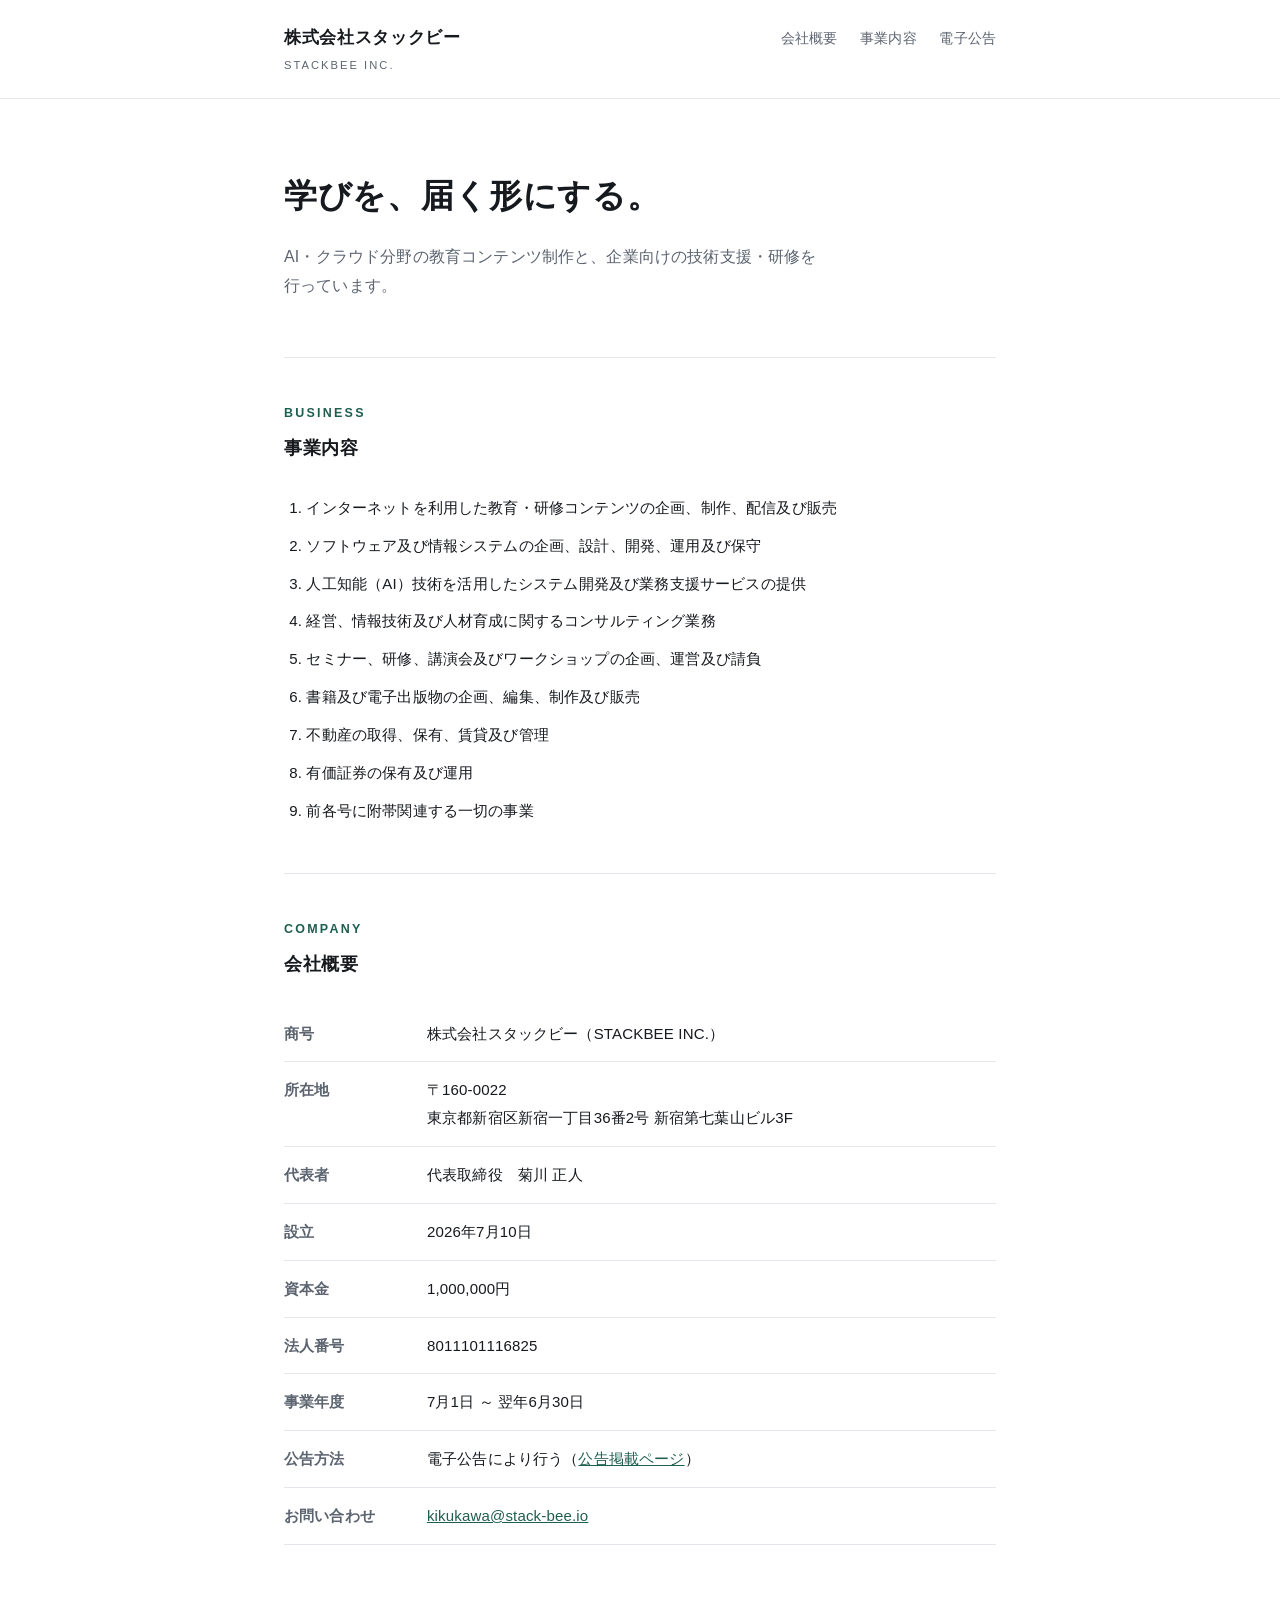
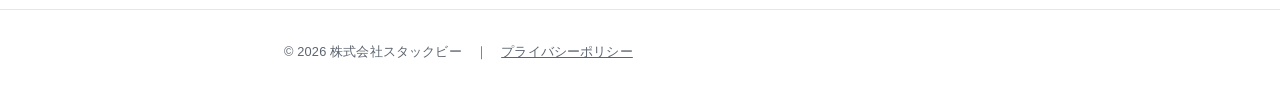
<file: index.html>
<!DOCTYPE html>
<html lang="ja">
<head>
<!-- Google tag (gtag.js) -->
<script async src="https://www.googletagmanager.com/gtag/js?id=G-9G8NY8YDXZ"></script>
<script>
  window.dataLayer = window.dataLayer || [];
  function gtag(){dataLayer.push(arguments);}
  gtag('js', new Date());

  gtag('config', 'G-9G8NY8YDXZ');
</script>
<meta charset="utf-8">
<meta name="viewport" content="width=device-width, initial-scale=1">
<title>株式会社スタックビー</title>
<meta name="description" content="株式会社スタックビーは、AI・クラウド分野の教育コンテンツ制作と、企業向けの技術支援・研修を行っています。">
<link rel="stylesheet" href="/assets/style.css">
<link rel="icon" href="data:image/svg+xml,<svg xmlns=%22http://www.w3.org/2000/svg%22 viewBox=%220 0 100 100%22><text y=%22.9em%22 font-size=%2290%22>🐝</text></svg>">
</head>
<body>

<header>
  <div class="wrap head-inner">
    <a class="brand" href="/">株式会社スタックビー<span>STACKBEE INC.</span></a>
    <nav>
      <a href="#about">会社概要</a>
      <a href="#business">事業内容</a>
      <a href="/koukoku/">電子公告</a>
    </nav>
  </div>
</header>

<main>
  <div class="wrap">

    <div class="hero">
      <h1>学びを、届く形にする。</h1>
      <p>AI・クラウド分野の教育コンテンツ制作と、企業向けの技術支援・研修を行っています。</p>
    </div>

    <section id="business">
      <h2>Business<span class="ja">事業内容</span></h2>
      <ol class="biz">
        <li>インターネットを利用した教育・研修コンテンツの企画、制作、配信及び販売</li>
        <li>ソフトウェア及び情報システムの企画、設計、開発、運用及び保守</li>
        <li>人工知能（AI）技術を活用したシステム開発及び業務支援サービスの提供</li>
        <li>経営、情報技術及び人材育成に関するコンサルティング業務</li>
        <li>セミナー、研修、講演会及びワークショップの企画、運営及び請負</li>
        <li>書籍及び電子出版物の企画、編集、制作及び販売</li>
        <li>不動産の取得、保有、賃貸及び管理</li>
        <li>有価証券の保有及び運用</li>
        <li>前各号に附帯関連する一切の事業</li>
      </ol>
    </section>

    <section id="about">
      <h2>Company<span class="ja">会社概要</span></h2>
      <table class="info">
        <tbody>
          <tr><th>商号</th><td>株式会社スタックビー（STACKBEE INC.）</td></tr>
          <tr><th>所在地</th><td>〒160-0022<br>東京都新宿区新宿一丁目36番2号 新宿第七葉山ビル3F</td></tr>
          <tr><th>代表者</th><td>代表取締役　菊川 正人</td></tr>
          <tr><th>設立</th><td>2026年7月10日</td></tr>
          <tr><th>資本金</th><td>1,000,000円</td></tr>
          <tr><th>法人番号</th><td>8011101116825</td></tr>
          <tr><th>事業年度</th><td>7月1日 ～ 翌年6月30日</td></tr>
          <tr><th>公告方法</th><td>電子公告により行う（<a href="/koukoku/">公告掲載ページ</a>）</td></tr>
          <tr><th>お問い合わせ</th><td><a href="mailto:kikukawa@stack-bee.io">kikukawa@stack-bee.io</a></td></tr>
        </tbody>
      </table>
    </section>

  </div>
</main>

<footer>
  <div class="wrap">
    <p>&copy; 2026 株式会社スタックビー　｜　<a href="/privacy/">プライバシーポリシー</a></p>
  </div>
</footer>

</body>
</html>
</file>
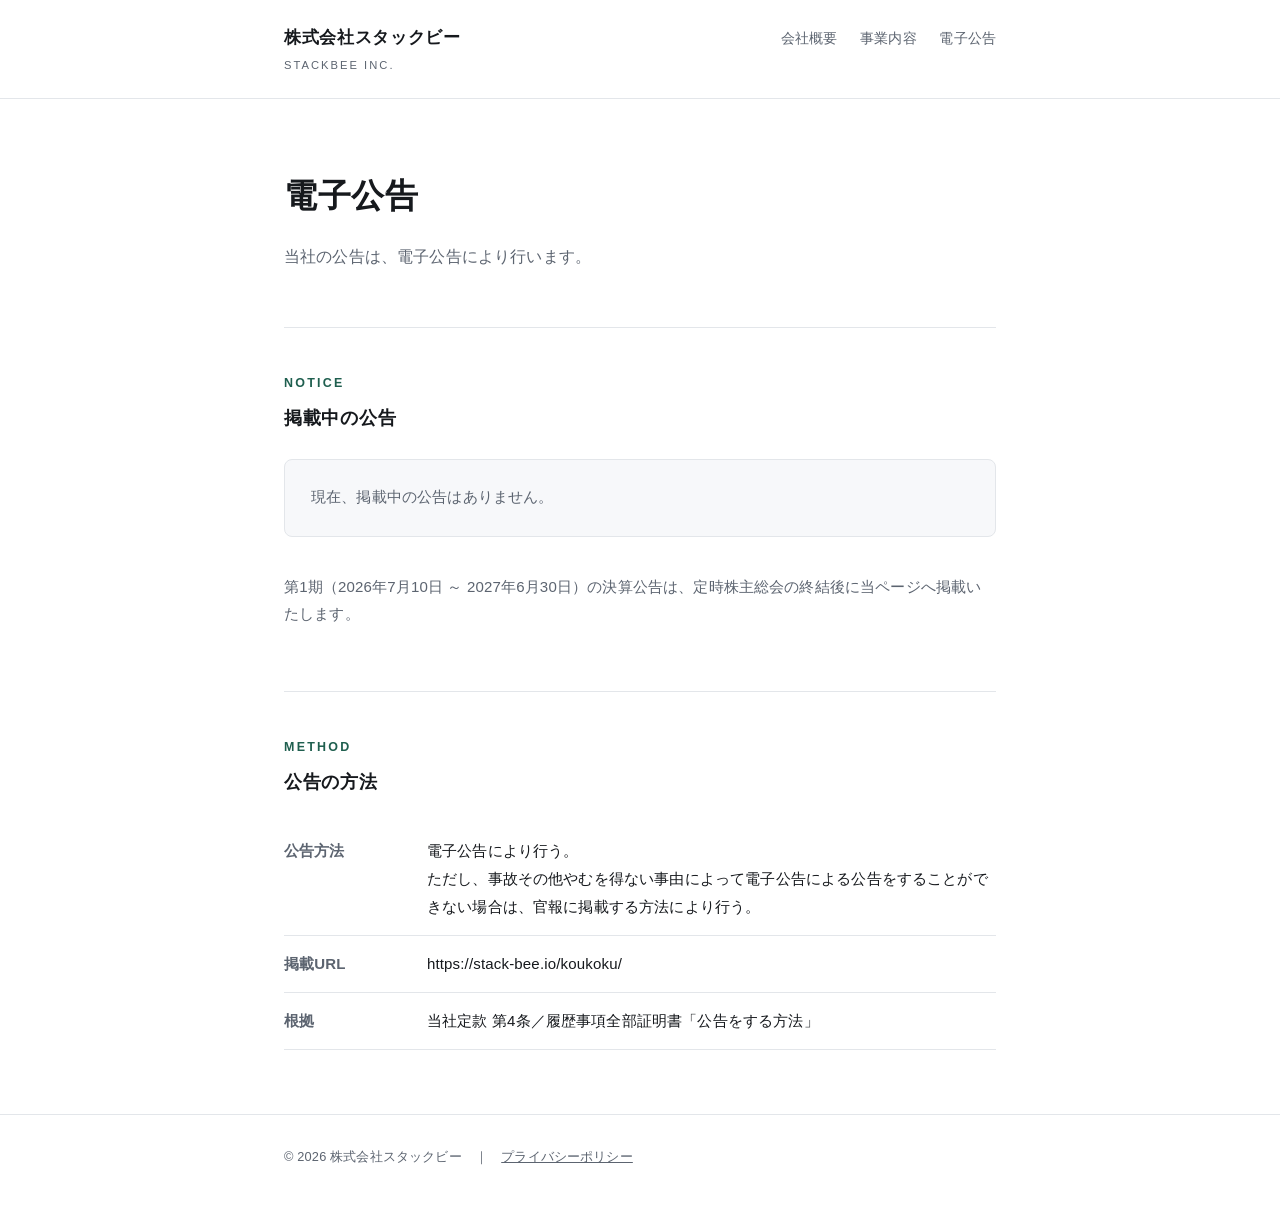
<file: koukoku/index.html>
<!DOCTYPE html>
<html lang="ja">
<head>
<!-- Google tag (gtag.js) -->
<script async src="https://www.googletagmanager.com/gtag/js?id=G-9G8NY8YDXZ"></script>
<script>
  window.dataLayer = window.dataLayer || [];
  function gtag(){dataLayer.push(arguments);}
  gtag('js', new Date());

  gtag('config', 'G-9G8NY8YDXZ');
</script>
<meta charset="utf-8">
<meta name="viewport" content="width=device-width, initial-scale=1">
<title>電子公告 | 株式会社スタックビー</title>
<meta name="description" content="株式会社スタックビーの電子公告掲載ページです。">
<link rel="stylesheet" href="/assets/style.css">
<link rel="icon" href="data:image/svg+xml,<svg xmlns=%22http://www.w3.org/2000/svg%22 viewBox=%220 0 100 100%22><text y=%22.9em%22 font-size=%2290%22>🐝</text></svg>">
</head>
<body>

<header>
  <div class="wrap head-inner">
    <a class="brand" href="/">株式会社スタックビー<span>STACKBEE INC.</span></a>
    <nav>
      <a href="/#about">会社概要</a>
      <a href="/#business">事業内容</a>
      <a href="/koukoku/">電子公告</a>
    </nav>
  </div>
</header>

<main>
  <div class="wrap">

    <div class="hero">
      <h1>電子公告</h1>
      <p>当社の公告は、電子公告により行います。</p>
    </div>

    <section>
      <h2>Notice<span class="ja">掲載中の公告</span></h2>

      <div class="notice">
        <p>現在、掲載中の公告はありません。</p>
      </div>

      <p class="empty">
        第1期（2026年7月10日 ～ 2027年6月30日）の決算公告は、定時株主総会の終結後に当ページへ掲載いたします。
      </p>
    </section>

    <section>
      <h2>Method<span class="ja">公告の方法</span></h2>
      <table class="info">
        <tbody>
          <tr><th>公告方法</th><td>電子公告により行う。<br>ただし、事故その他やむを得ない事由によって電子公告による公告をすることができない場合は、官報に掲載する方法により行う。</td></tr>
          <tr><th>掲載URL</th><td>https://stack-bee.io/koukoku/</td></tr>
          <tr><th>根拠</th><td>当社定款 第4条／履歴事項全部証明書「公告をする方法」</td></tr>
        </tbody>
      </table>
    </section>

  </div>
</main>

<footer>
  <div class="wrap">
    <p>&copy; 2026 株式会社スタックビー　｜　<a href="/privacy/">プライバシーポリシー</a></p>
  </div>
</footer>

</body>
</html>
</file>
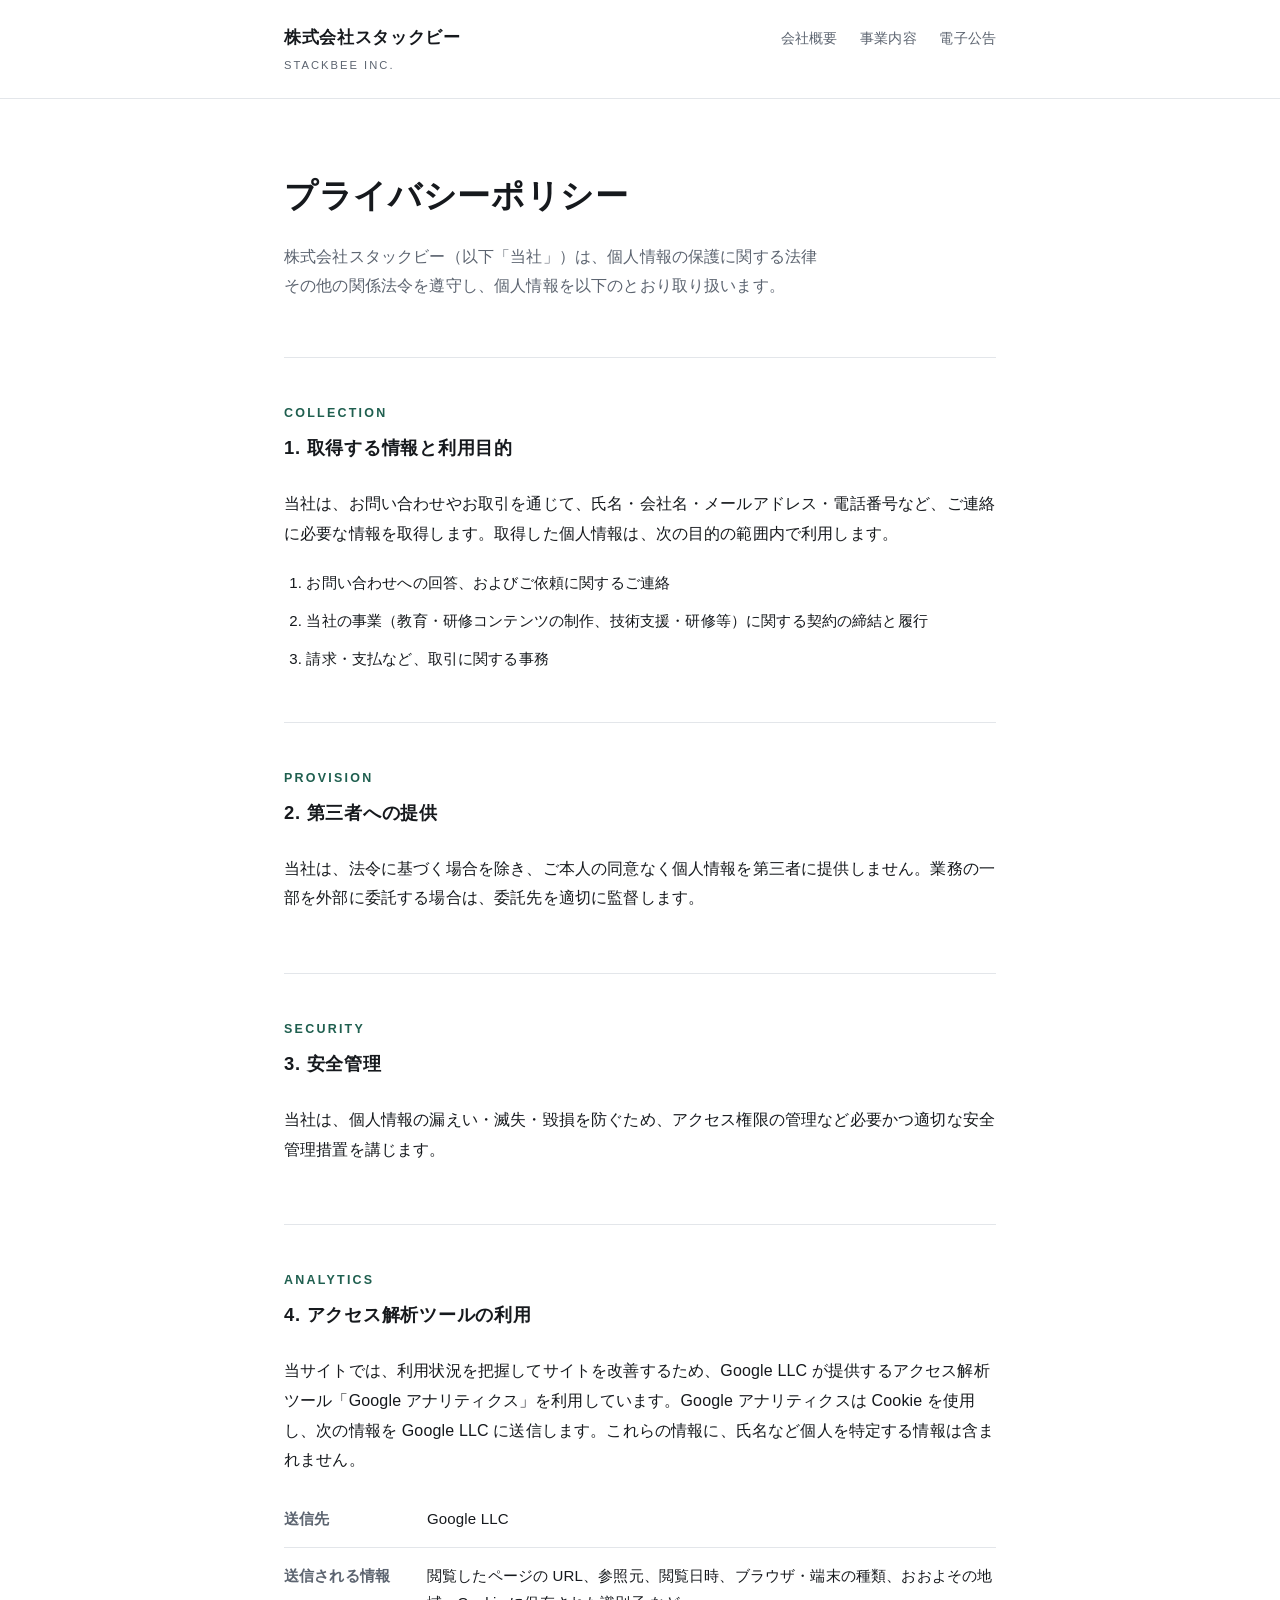
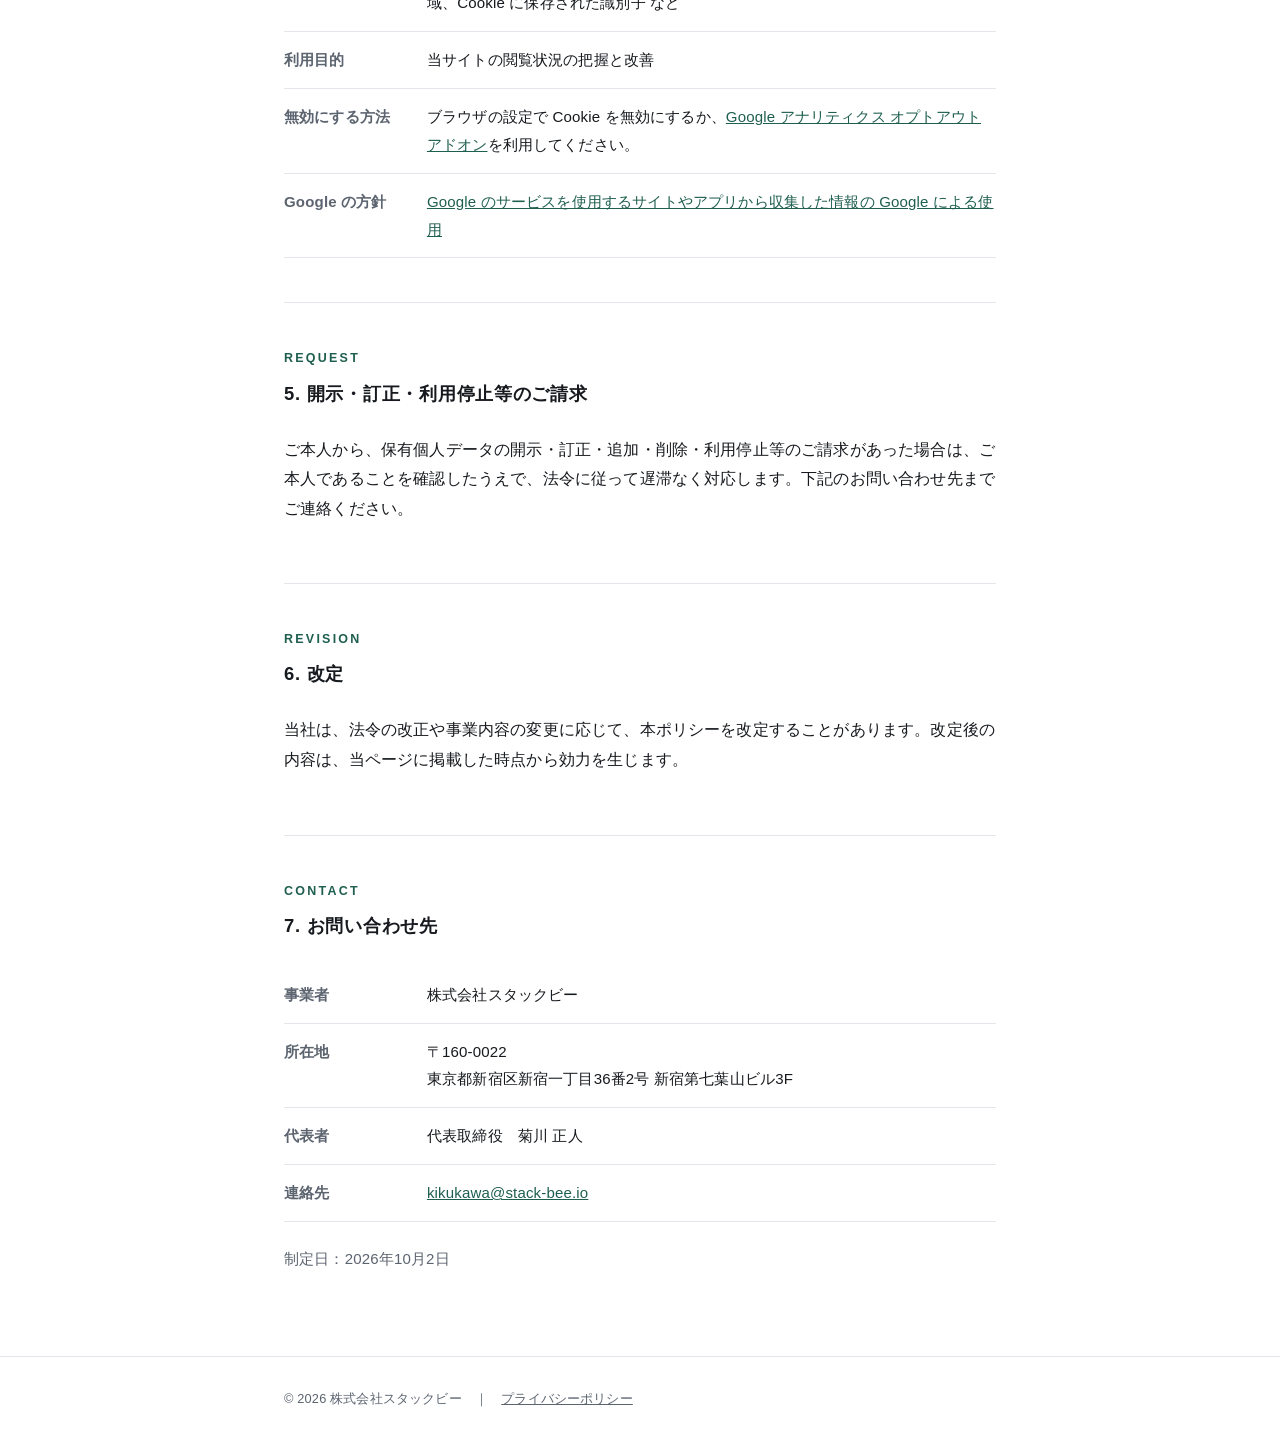
<file: privacy/index.html>
<!DOCTYPE html>
<html lang="ja">
<head>
<!-- Google tag (gtag.js) -->
<script async src="https://www.googletagmanager.com/gtag/js?id=G-9G8NY8YDXZ"></script>
<script>
  window.dataLayer = window.dataLayer || [];
  function gtag(){dataLayer.push(arguments);}
  gtag('js', new Date());

  gtag('config', 'G-9G8NY8YDXZ');
</script>
<meta charset="utf-8">
<meta name="viewport" content="width=device-width, initial-scale=1">
<title>プライバシーポリシー | 株式会社スタックビー</title>
<meta name="description" content="株式会社スタックビーの個人情報の取扱い、およびアクセス解析ツールの利用についての方針です。">
<link rel="stylesheet" href="/assets/style.css">
<link rel="icon" href="data:image/svg+xml,<svg xmlns=%22http://www.w3.org/2000/svg%22 viewBox=%220 0 100 100%22><text y=%22.9em%22 font-size=%2290%22>🐝</text></svg>">
</head>
<body>

<header>
  <div class="wrap head-inner">
    <a class="brand" href="/">株式会社スタックビー<span>STACKBEE INC.</span></a>
    <nav>
      <a href="/#about">会社概要</a>
      <a href="/#business">事業内容</a>
      <a href="/koukoku/">電子公告</a>
    </nav>
  </div>
</header>

<main>
  <div class="wrap">

    <div class="hero">
      <h1>プライバシーポリシー</h1>
      <p>株式会社スタックビー（以下「当社」）は、個人情報の保護に関する法律その他の関係法令を遵守し、個人情報を以下のとおり取り扱います。</p>
    </div>

    <section>
      <h2>Collection<span class="ja">1. 取得する情報と利用目的</span></h2>
      <p>当社は、お問い合わせやお取引を通じて、氏名・会社名・メールアドレス・電話番号など、ご連絡に必要な情報を取得します。取得した個人情報は、次の目的の範囲内で利用します。</p>
      <ol class="biz">
        <li>お問い合わせへの回答、およびご依頼に関するご連絡</li>
        <li>当社の事業（教育・研修コンテンツの制作、技術支援・研修等）に関する契約の締結と履行</li>
        <li>請求・支払など、取引に関する事務</li>
      </ol>
    </section>

    <section>
      <h2>Provision<span class="ja">2. 第三者への提供</span></h2>
      <p>当社は、法令に基づく場合を除き、ご本人の同意なく個人情報を第三者に提供しません。業務の一部を外部に委託する場合は、委託先を適切に監督します。</p>
    </section>

    <section>
      <h2>Security<span class="ja">3. 安全管理</span></h2>
      <p>当社は、個人情報の漏えい・滅失・毀損を防ぐため、アクセス権限の管理など必要かつ適切な安全管理措置を講じます。</p>
    </section>

    <section id="analytics">
      <h2>Analytics<span class="ja">4. アクセス解析ツールの利用</span></h2>
      <p>当サイトでは、利用状況を把握してサイトを改善するため、Google LLC が提供するアクセス解析ツール「Google アナリティクス」を利用しています。Google アナリティクスは Cookie を使用し、次の情報を Google LLC に送信します。これらの情報に、氏名など個人を特定する情報は含まれません。</p>
      <table class="info">
        <tbody>
          <tr><th>送信先</th><td>Google LLC</td></tr>
          <tr><th>送信される情報</th><td>閲覧したページの URL、参照元、閲覧日時、ブラウザ・端末の種類、おおよその地域、Cookie に保存された識別子 など</td></tr>
          <tr><th>利用目的</th><td>当サイトの閲覧状況の把握と改善</td></tr>
          <tr><th>無効にする方法</th><td>ブラウザの設定で Cookie を無効にするか、<a href="https://tools.google.com/dlpage/gaoptout?hl=ja" rel="noopener">Google アナリティクス オプトアウト アドオン</a>を利用してください。</td></tr>
          <tr><th>Google の方針</th><td><a href="https://policies.google.com/technologies/partner-sites?hl=ja" rel="noopener">Google のサービスを使用するサイトやアプリから収集した情報の Google による使用</a></td></tr>
        </tbody>
      </table>
    </section>

    <section>
      <h2>Request<span class="ja">5. 開示・訂正・利用停止等のご請求</span></h2>
      <p>ご本人から、保有個人データの開示・訂正・追加・削除・利用停止等のご請求があった場合は、ご本人であることを確認したうえで、法令に従って遅滞なく対応します。下記のお問い合わせ先までご連絡ください。</p>
    </section>

    <section>
      <h2>Revision<span class="ja">6. 改定</span></h2>
      <p>当社は、法令の改正や事業内容の変更に応じて、本ポリシーを改定することがあります。改定後の内容は、当ページに掲載した時点から効力を生じます。</p>
    </section>

    <section>
      <h2>Contact<span class="ja">7. お問い合わせ先</span></h2>
      <table class="info">
        <tbody>
          <tr><th>事業者</th><td>株式会社スタックビー</td></tr>
          <tr><th>所在地</th><td>〒160-0022<br>東京都新宿区新宿一丁目36番2号 新宿第七葉山ビル3F</td></tr>
          <tr><th>代表者</th><td>代表取締役　菊川 正人</td></tr>
          <tr><th>連絡先</th><td><a href="mailto:kikukawa@stack-bee.io">kikukawa@stack-bee.io</a></td></tr>
        </tbody>
      </table>
      <p class="empty">制定日：2026年10月2日</p>
    </section>

  </div>
</main>

<footer>
  <div class="wrap">
    <p>&copy; 2026 株式会社スタックビー　｜　<a href="/privacy/">プライバシーポリシー</a></p>
  </div>
</footer>

</body>
</html>
</file>
<file: assets/style.css>
:root {
  --bg: #ffffff;
  --surface: #f7f8fa;
  --text: #16191d;
  --muted: #5c6470;
  --line: #e3e6ea;
  --accent: #1f5f4f;
  --accent-soft: #eaf3f0;
  --maxw: 760px;
}

@media (prefers-color-scheme: dark) {
  :root {
    --bg: #14171a;
    --surface: #1c2024;
    --text: #e8eaed;
    --muted: #9aa3ad;
    --line: #2c3238;
    --accent: #6fd3b4;
    --accent-soft: #1d2b28;
  }
}

* { box-sizing: border-box; }

html { -webkit-text-size-adjust: 100%; }

body {
  margin: 0;
  background: var(--bg);
  color: var(--text);
  font-family: -apple-system, BlinkMacSystemFont, "Hiragino Kaku Gothic ProN",
    "Hiragino Sans", "Noto Sans JP", "Yu Gothic", Meiryo, sans-serif;
  font-size: 16px;
  line-height: 1.85;
  letter-spacing: .01em;
}

.wrap {
  max-width: var(--maxw);
  margin: 0 auto;
  padding: 0 24px;
}

/* --- header --- */

header {
  border-bottom: 1px solid var(--line);
  background: var(--bg);
}

.head-inner {
  display: flex;
  align-items: baseline;
  justify-content: space-between;
  gap: 16px;
  flex-wrap: wrap;
  padding-top: 22px;
  padding-bottom: 22px;
}

.brand {
  font-size: 1.05rem;
  font-weight: 700;
  letter-spacing: .04em;
  text-decoration: none;
  color: var(--text);
}

.brand span {
  display: block;
  font-size: .7rem;
  font-weight: 400;
  letter-spacing: .18em;
  color: var(--muted);
  margin-top: 2px;
}

nav a {
  font-size: .86rem;
  color: var(--muted);
  text-decoration: none;
  margin-left: 18px;
}

nav a:hover { color: var(--accent); }

/* --- hero --- */

.hero {
  padding: 72px 0 56px;
}

.hero h1 {
  font-size: clamp(1.5rem, 4.4vw, 2.05rem);
  line-height: 1.55;
  margin: 0 0 20px;
  font-weight: 700;
  letter-spacing: .02em;
}

.hero p {
  margin: 0;
  color: var(--muted);
  max-width: 34em;
}

/* --- sections --- */

section {
  padding: 44px 0;
  border-top: 1px solid var(--line);
}

h2 {
  font-size: .78rem;
  font-weight: 700;
  letter-spacing: .18em;
  color: var(--accent);
  margin: 0 0 24px;
  text-transform: uppercase;
}

h2 .ja {
  display: block;
  font-size: 1.15rem;
  letter-spacing: .04em;
  color: var(--text);
  text-transform: none;
  margin-top: 6px;
}

/* --- table --- */

.info {
  width: 100%;
  border-collapse: collapse;
}

.info th,
.info td {
  text-align: left;
  vertical-align: top;
  padding: 14px 0;
  border-bottom: 1px solid var(--line);
  font-size: .94rem;
}

.info th {
  width: 9.5em;
  font-weight: 600;
  color: var(--muted);
  padding-right: 16px;
  white-space: nowrap;
}

@media (max-width: 560px) {
  .info th, .info td { display: block; width: auto; }
  .info th { border-bottom: none; padding-bottom: 2px; font-size: .8rem; }
  .info td { padding-top: 0; }
}

/* --- list --- */

ol.biz {
  margin: 0;
  padding-left: 1.4em;
}

ol.biz li {
  padding: 5px 0;
  font-size: .94rem;
}

/* --- notice (koukoku) --- */

.notice {
  background: var(--surface);
  border: 1px solid var(--line);
  border-radius: 8px;
  padding: 24px 26px;
  margin: 0 0 28px;
}

.notice p { margin: 0; font-size: .92rem; color: var(--muted); }

.empty {
  color: var(--muted);
  font-size: .94rem;
  padding: 8px 0 4px;
}

/* --- footer --- */

footer {
  border-top: 1px solid var(--line);
  padding: 30px 0 44px;
  margin-top: 20px;
}

footer p {
  margin: 0;
  font-size: .8rem;
  color: var(--muted);
}

footer a { color: var(--muted); }

a { color: var(--accent); }
</file>
